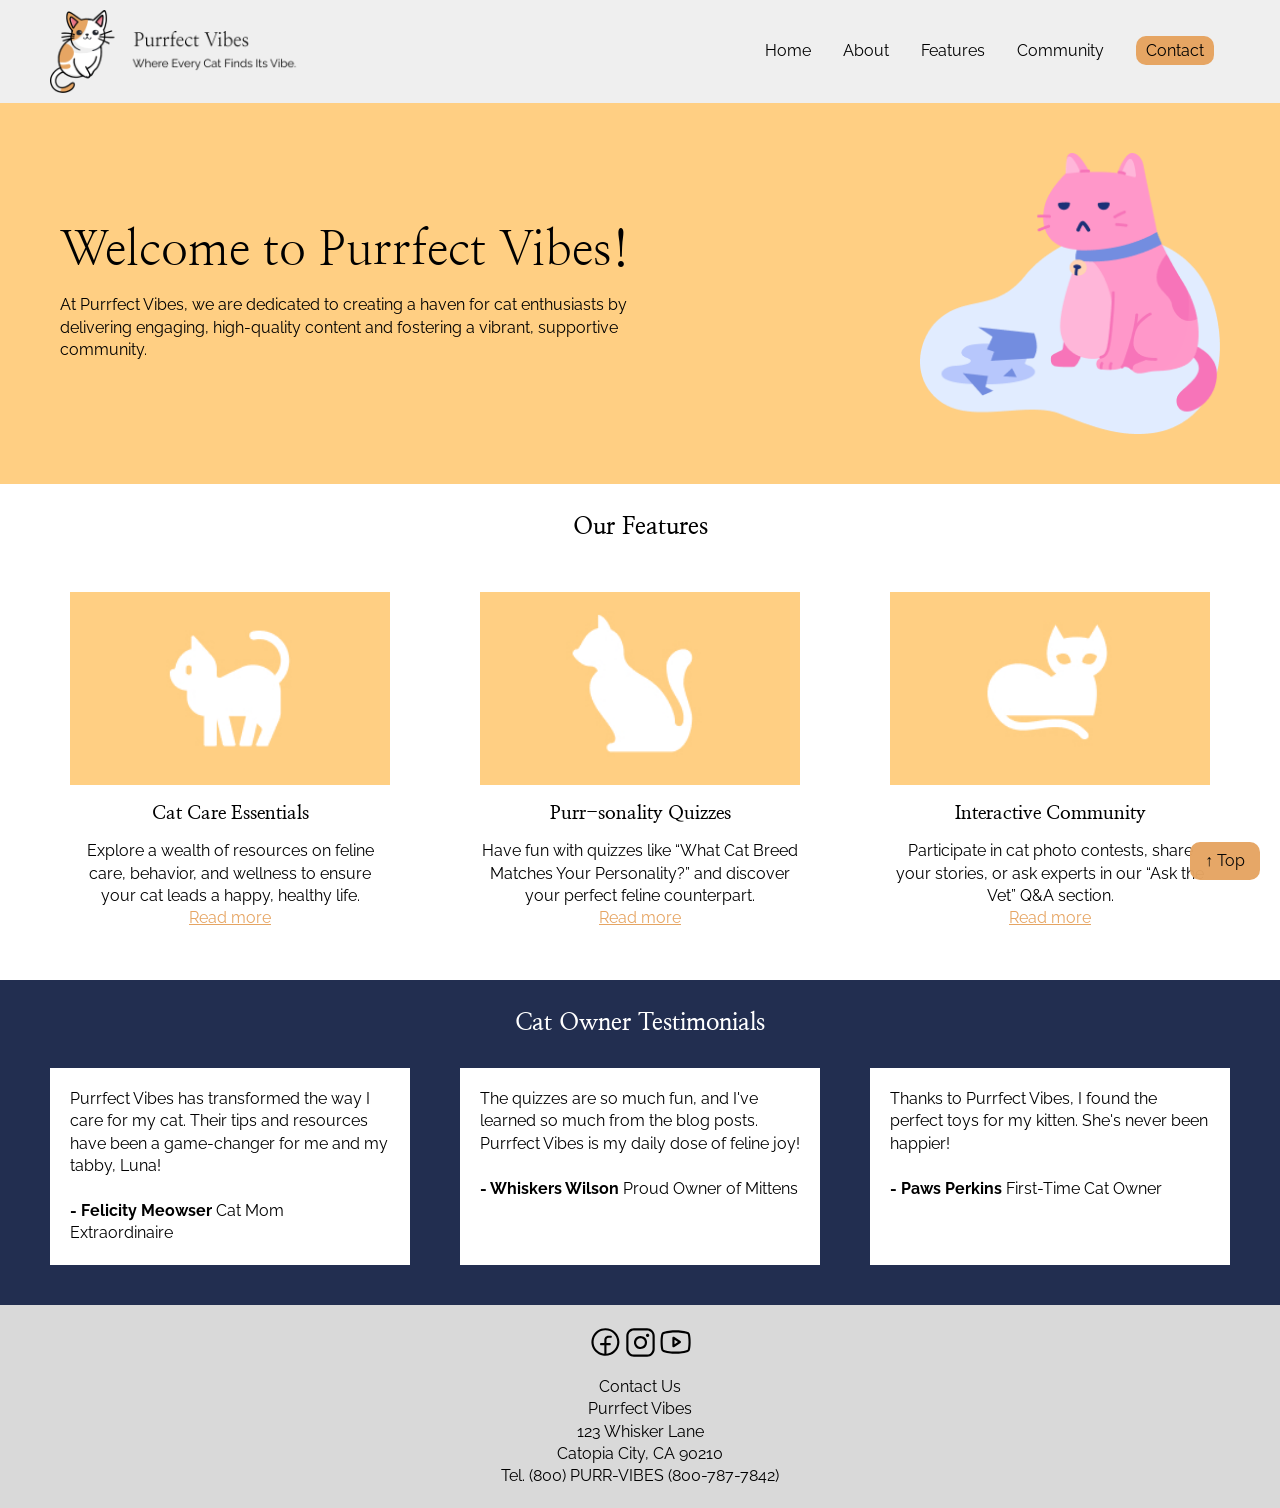
<file: beginning/index.html>
<!DOCTYPE html>
<html lang="en">
<head>
    <meta charset="utf-8">
    <meta name="viewport" content="width=device-width, initial-scale=1.0">
    <link rel="apple-touch-icon" sizes="180x180" href="images/favicons/apple-touch-icon.png">
    <link rel="icon" type="image/png" sizes="32x32" href="images/favicons/favicon-32x32.png">
    <link rel="icon" type="image/png" sizes="16x16" href="images/favicons/favicon-16x16.png">
    <link rel="manifest" href="images/favicons/site.webmanifest">
    <link rel="preconnect" href="https://fonts.googleapis.com">
    <link rel="preconnect" href="https://fonts.gstatic.com" crossorigin>
    <link href="https://fonts.googleapis.com/css2?family=Nanum+Myeongjo&family=Raleway:ital,wght@0,100..900;1,100..900&display=swap" rel="stylesheet">
    <title>Welcome to Purrfect Vibes!</title>
    <link rel="stylesheet" href="css/reset.css">
<link rel="stylesheet" href="css/styles.css">
<script src="https://code.jquery.com/jquery-3.7.1.min.js"></script>
<script src="scripts.js" defer></script>
<body>
    <header>
        <div class="container">
            <a href="index.html"><img src="images/logo.png" alt="logo"></a>
            <input type="checkbox" class="navToggler" id="navToggler">
            <nav>
                <ul>
                    <li><a href="index.html">Home</a></li>
                    <li><a href="about.html">About</a></li>
                    <li><a href="features.html">Features</a>
                        <ul class="sub-menu">
                            <li><a href="features.html#cat-care">Cat Care</a></li>
                            <li><a href="features.html#quizzes">Quizzes</a></li>
                            <li><a href="features.html#community">Community</a></li>
                        </ul>
                    </li>
                    <li><a href="community.html">Community</a></li>
                    <li><a href="contact.html" class="button">Contact</a></li>
                </ul>
            </nav>
            <label for="navToggler" class="navTogglerMenu" name="navToggler">
                <img src="images/menu.svg" class="menuOpen" alt="menu">
                <img src="images/x.svg" class="menuClose" alt="close">
            </label>
        </div>
    </header>
    <section class="hero">
        <div class="container">
            <div class="hero-text">
                <h1>Welcome to Purrfect Vibes!</h1>
                <p>At Purrfect Vibes, we are dedicated to creating a haven for cat enthusiasts by delivering engaging, high-quality content and fostering a vibrant, supportive community.</p>
            </div>
            <img src="images/hero-cat.png" alt="">
        </div>
    </section>
    <section class="features container">
        <h2>Our Features</h2>
        <div class="feature-container">
            <div class="feature-block">
                <img src="images/cat-care.jpg" alt="cat care">
                <h3>Cat Care Essentials</h3>
                <p>Explore a wealth of resources on feline care, behavior, and wellness to ensure your cat leads a happy, healthy life.</p>
                <a href="#">Read more</a>
            </div>
            <div class="feature-block">
                <img src="images/cat-quizzes.jpg" alt="cat quizzes">
                <h3>Purr-sonality Quizzes</h3>
                <p>Have fun with quizzes like “What Cat Breed Matches Your Personality?” and discover your perfect feline counterpart.</p>
                <a href="#">Read more</a>
            </div>
            <div class="feature-block">
                <img src="images/cat-community.jpg" alt="cat community">
                <h3>Interactive Community</h3>
                <p>Participate in cat photo contests, share your stories, or ask experts in our “Ask the Vet” Q&A section.</p>
                <a href="#">Read more</a>
            </div>
        </div>
    </section>
    <section class="testimonials">
        <div class="container">
            <h2>Cat Owner Testimonials</h2>
            <div class="testimonial-container">
                <div class="testimonial-block">
                    Purrfect Vibes has transformed the way I care for my cat. Their tips and resources have been a game-changer for me and my tabby, Luna!<br><br>
                    <strong>- Felicity Meowser</strong>
                    Cat Mom Extraordinaire
                </div>
                <div class="testimonial-block">
                    The quizzes are so much fun, and I've learned so much from the blog posts. Purrfect Vibes is my daily dose of feline joy!<br><br>
                    <strong>- Whiskers Wilson</strong>
                    Proud Owner of Mittens
                </div>
                <div class="testimonial-block">
                    Thanks to Purrfect Vibes, I found the perfect toys for my kitten. She's never been happier!<br><br>
                    <strong>- Paws Perkins</strong>
                    First-Time Cat Owner
                </div>
            </div>
        </div>
    </section>
    <footer>
        <div>
            <a href="#"><img src="images/facebook.svg" alt="Facebook"></a>
            <a href="#"><img src="images/instagram.svg" alt="Instagram"></a>
            <a href="#"><img src="images/youtube.svg" alt="Youtube"></a>
        </div>
        <p>
            Contact Us<br>
            Purrfect Vibes<br>
            123 Whisker Lane<br>
            Catopia City, CA 90210<br>
            Tel. (800) PURR-VIBES (800-787-7842)<br>
        </p>
    </footer>
</body>
</html>
</file>
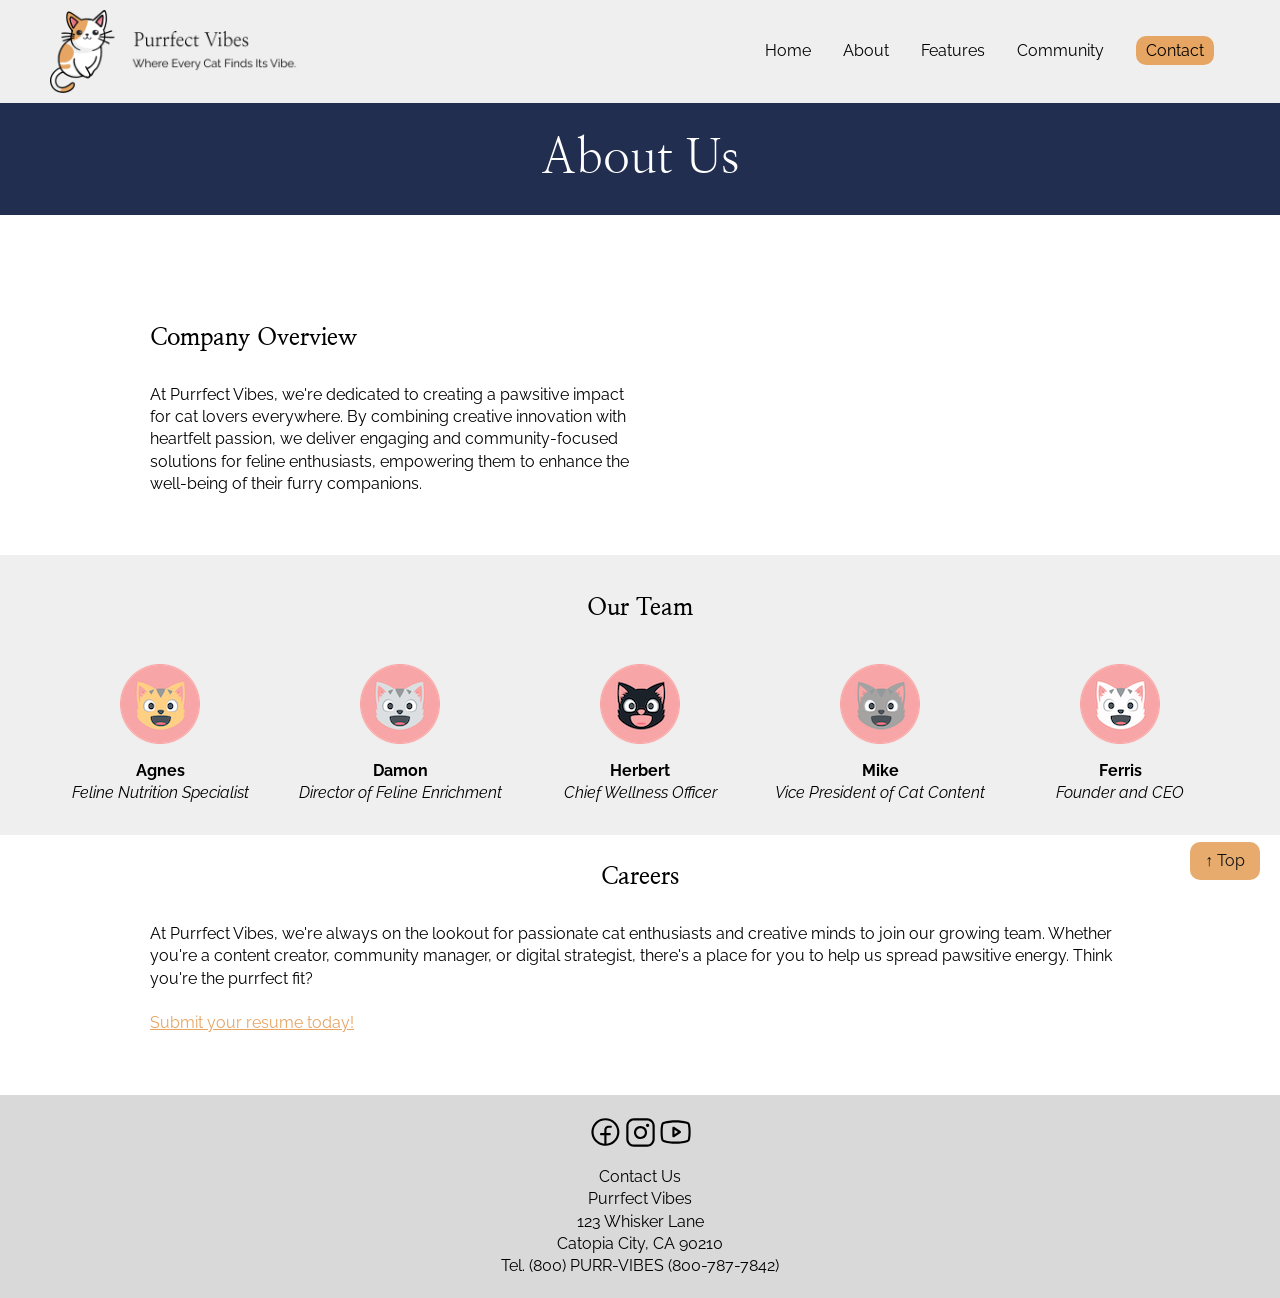
<file: beginning/about.html>
<!DOCTYPE html>
<html lang="en">
<head>
    <meta charset="utf-8">
    <meta name="viewport" content="width=device-width, initial-scale=1.0">
    <link rel="apple-touch-icon" sizes="180x180" href="images/favicons/apple-touch-icon.png">
    <link rel="icon" type="image/png" sizes="32x32" href="images/favicons/favicon-32x32.png">
    <link rel="icon" type="image/png" sizes="16x16" href="images/favicons/favicon-16x16.png">
    <link rel="manifest" href="images/favicons/site.webmanifest">
    <link rel="preconnect" href="https://fonts.googleapis.com">
    <link rel="preconnect" href="https://fonts.gstatic.com" crossorigin>
    <link href="https://fonts.googleapis.com/css2?family=Nanum+Myeongjo&family=Raleway:ital,wght@0,100..900;1,100..900&display=swap" rel="stylesheet">
    <link rel="stylesheet" href="https://cdnjs.cloudflare.com/ajax/libs/font-awesome/6.5.1/css/all.min.css">
    <title>About Purrfect Vibes</title>
    <link rel="stylesheet" href="css/reset.css">
    <link rel="stylesheet" href="css/styles.css">
<script src="https://code.jquery.com/jquery-3.7.1.min.js"></script>
<script src="scripts.js" defer></script>
</head>
<body class="about">
    <header>
        <div class="container">
            <a href="index.html"><img src="images/logo.png" alt="logo"></a>
            <input type="checkbox" class="navToggler" id="navToggler">
            <nav>
                <ul>
                    <li><a href="index.html">Home</a></li>
                    <li><a href="about.html">About</a></li>
                    <li><a href="features.html">Features</a>
                        <ul class="sub-menu">
                            <li><a href="features.html#cat-care">Cat Care</a></li>
                            <li><a href="features.html#quizzes">Quizzes</a></li>
                            <li><a href="features.html#community">Community</a></li>
                        </ul>
                    </li>
                    <li><a href="community.html">Community</a></li>
                    <li><a href="contact.html" class="button">Contact</a></li>
                </ul>
            </nav>
            <label for="navToggler" class="navTogglerMenu" name="navToggler">
                <img src="images/menu.svg" class="menuOpen" alt="menu">
                <img src="images/x.svg" class="menuClose" alt="close">
            </label>
        </div>
    </header>
    <section class="title">
        <div class="container">
            <h1>About Us</h1>
        </div>
    </section>
    <section class="container">
        <div class="overview-container">
            <div>
                <h2>Company Overview</h2>
                <p>At Purrfect Vibes, we're dedicated to creating a pawsitive impact for cat lovers everywhere. By combining creative innovation with heartfelt passion, we deliver engaging and community-focused solutions for feline enthusiasts, empowering them to enhance the well-being of their furry companions.</p>
            </div>
            <div>
                <div class="video-container"><iframe src="https://www.youtube.com/embed/sI8NsYIyQ2A?si=wf94BvNOsV6cx9m4" title="YouTube video player" frameborder="0" allow="accelerometer; autoplay; clipboard-write; encrypted-media; gyroscope; picture-in-picture; web-share" referrerpolicy="strict-origin-when-cross-origin" allowfullscreen></iframe></div>
            </div>
        </div>
    </section>
    <section>
        <div class="light-grey-bg">
            <h2>Our Team</h2>
            <div class="about-container container">
                <!-- Agnes -->
                <div class="about-block">
                    <a href="#agnes-modal">
                        <img src="images/head-agnes.png" alt="Agnes" />
                        <p>
                            <strong>Agnes</strong><br>
                            <em>Feline Nutrition Specialist</em>
                        </p>
                    </a>
                </div>
                <!-- Damon -->
                <div class="about-block">
                    <a href="#damon-modal">
                        <img src="images/head-damon.png" alt="Damon" />
                        <p>
                            <strong>Damon</strong><br>
                            <em>Director of Feline Enrichment</em>
                        </p>
                    </a>
                </div>
                <!-- Herbert -->
                <div class="about-block">
                    <a href="#herbert-modal">
                        <img src="images/head-herbert.png" alt="Herbert" />
                        <p>
                            <strong>Herbert</strong><br>
                            <em>Chief Wellness Officer</em>
                        </p>
                    </a>
                </div>
                <!-- Mike -->
                <div class="about-block">
                    <a href="#mike-modal">
                        <img src="images/head-mike.png" alt="Mike" />
                        <p>
                            <strong>Mike</strong><br>
                            <em>Vice President of Cat Content</em>
                        </p>
                    </a>
                </div>
                <!-- Ferris -->
                <div class="about-block">
                    <a href="#ferris-modal">
                        <img src="images/head-ferris.png" alt="Ferris" />
                        <p>
                            <strong>Ferris</strong><br>
                            <em>Founder and CEO</em>
                        </p>
                    </a>
                </div>
            </div>
            
        </div>
        <!-- Modals -->
        <div id="agnes-modal" class="modal">
            <div class="modal-content">
                <h3>Agnes</h3>
                <p>
                    Agnes brings a wealth of expertise in feline dietary health, helping cat owners make informed decisions about their pets' nutrition. From crafting guides on balanced diets to highlighting the best treats, she ensures every feline fan has the tools to keep their cats healthy and happy.
                </p>
                <a href="#" class="close-btn"><i class="fa-solid fa-xmark"></i></a>
            </div>
        </div>
        
        <div id="damon-modal" class="modal">
            <div class="modal-content">
                <h3>Damon</h3>
                <p>
                    Damon leads the way in creating engaging and enriching content for both cats and their humans. He spearheads interactive features like quizzes, product reviews, and playtime tips, ensuring our audience can build meaningful connections with their furry friends.
                </p>
                <a href="#" class="close-btn"><i class="fa-solid fa-xmark"></i></a>
            </div>
        </div>
        
        <div id="herbert-modal" class="modal">
            <div class="modal-content">
                <h3>Herbert</h3>
                <p>
                    Herbert oversees all things related to feline health and well-being. From behavior guides to wellness tips, his focus is on empowering cat parents with resources to provide the best care for their companions.
                </p>
                <a href="#" class="close-btn"><i class="fa-solid fa-xmark"></i></a>
            </div>
        </div>
        
        <div id="mike-modal" class="modal">
            <div class="modal-content">
                <h3>Mike</h3>
                <p>
                    Mike is the driving force behind Purrfect Vibes' engaging blog posts, memes, and educational articles. His creative direction ensures our platform strikes the perfect balance of entertainment and information, keeping our audience coming back for more.
                </p>
                <a href="#" class="close-btn"><i class="fa-solid fa-xmark"></i></a>
            </div>
        </div>
        
        <div id="ferris-modal" class="modal">
            <div class="modal-content">
                <h3>Ferris</h3>
                <p>
                    Ferris founded Purrfect Vibes with a vision to bring together a community of cat lovers. As a lifelong feline enthusiast, Ferris is dedicated to providing a platform that educates, entertains, and inspires. Under Ferris's leadership, Purrfect Vibes continues to grow as the ultimate destination for all things cat-related.
                </p>
                <a href="#" class="close-btn"><i class="fa-solid fa-xmark"></i></a>
            </div>
        </div>        
    </section>
    <section class="container small careers-container">
        <h2>Careers</h2>
        <p>At Purrfect Vibes, we're always on the lookout for passionate cat enthusiasts and creative minds to join our growing team. Whether you're a content creator, community manager, or digital strategist, there's a place for you to help us spread pawsitive energy. Think you're the purrfect fit?<br><br>
            <a href="mailto:hr@purrfectvibes.com?subject=MY RESUME&cc=herbert@purrfectvibes.com">Submit your resume today!</a></p>
    </section>

    <footer>
        <div>
            <a href="#"><img src="images/facebook.svg" alt="Facebook"></a>
            <a href="#"><img src="images/instagram.svg" alt="Instagram"></a>
            <a href="#"><img src="images/youtube.svg" alt="Youtube"></a>
        </div>
        <p>
            Contact Us<br>
            Purrfect Vibes<br>
            123 Whisker Lane<br>
            Catopia City, CA 90210<br>
            Tel. (800) PURR-VIBES (800-787-7842)<br>
        </p>
    </footer>
</body>
</html>
</file>
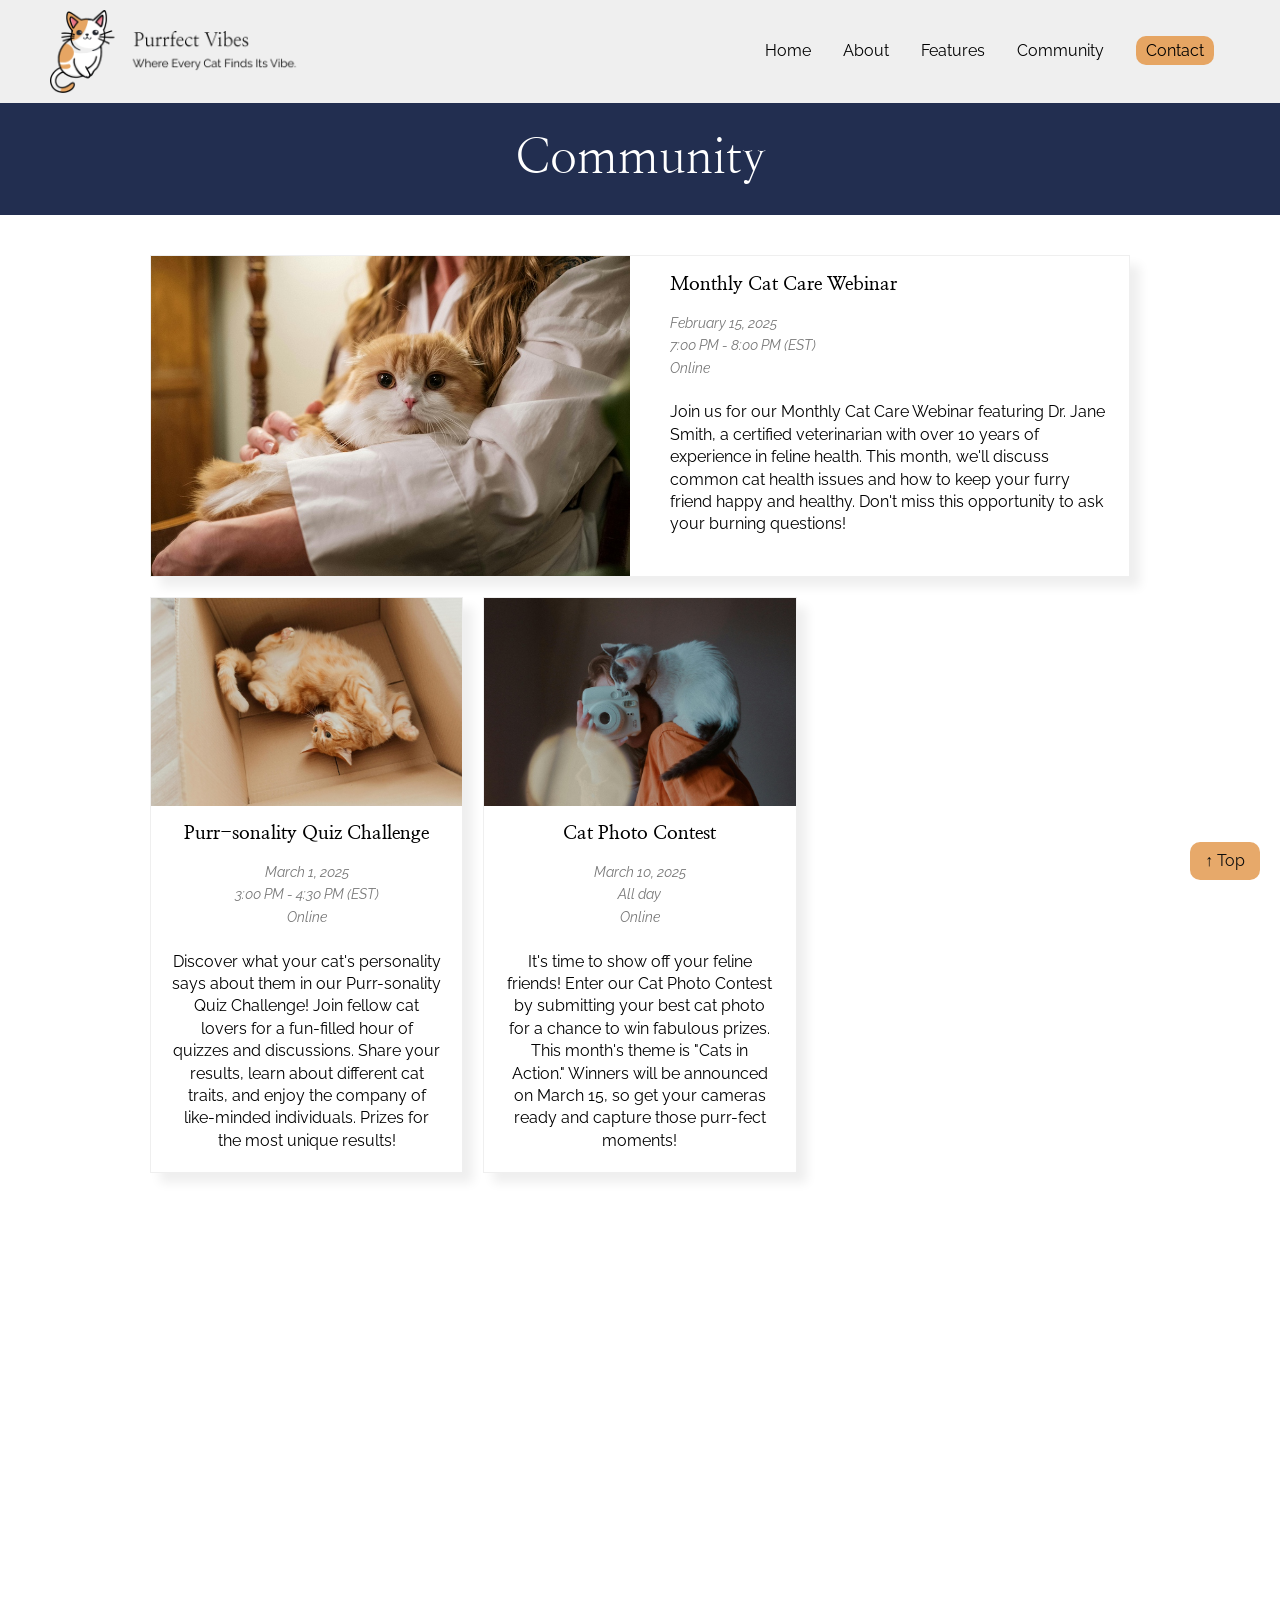
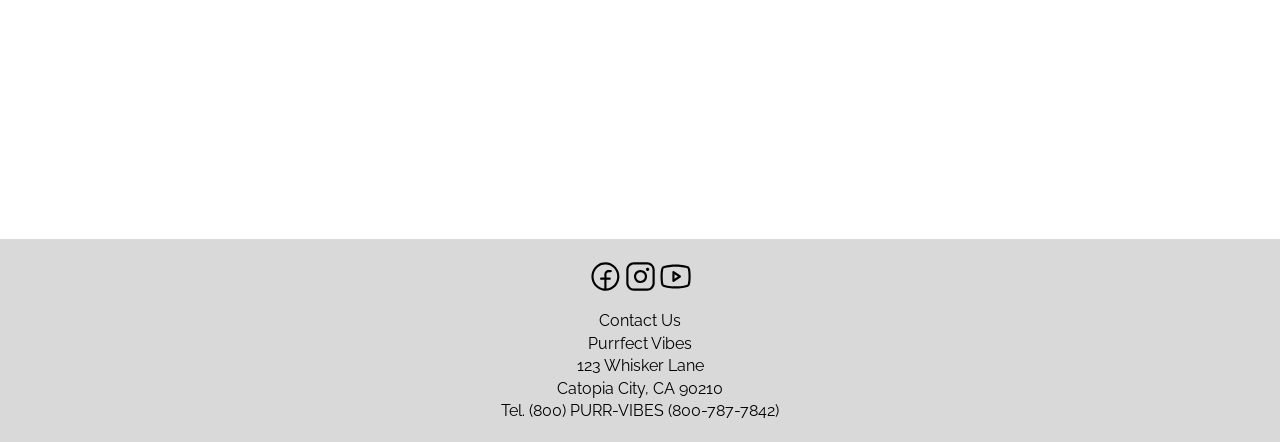
<file: beginning/community.html>
<!DOCTYPE html>
<html lang="en">
<head>
    <meta charset="utf-8">
    <meta name="viewport" content="width=device-width, initial-scale=1.0">
    <link rel="apple-touch-icon" sizes="180x180" href="images/favicons/apple-touch-icon.png">
    <link rel="icon" type="image/png" sizes="32x32" href="images/favicons/favicon-32x32.png">
    <link rel="icon" type="image/png" sizes="16x16" href="images/favicons/favicon-16x16.png">
    <link rel="manifest" href="images/favicons/site.webmanifest">
    <link rel="preconnect" href="https://fonts.googleapis.com">
    <link rel="preconnect" href="https://fonts.gstatic.com" crossorigin>
    <link href="https://fonts.googleapis.com/css2?family=Nanum+Myeongjo&family=Raleway:ital,wght@0,100..900;1,100..900&display=swap" rel="stylesheet">
    <title>Purrfect Vibes Community Events</title>
<link rel="stylesheet" href="css/reset.css">
<link rel="stylesheet" href="css/styles.css">
<script src="https://code.jquery.com/jquery-3.7.1.min.js"></script>
<script src="scripts.js" defer></script>
</head>
<body>
    <header>
        <div class="container">
            <a href="index.html"><img src="images/logo.png" alt="logo"></a>
            <input type="checkbox" class="navToggler" id="navToggler">
            <nav>
                <ul>
                    <li><a href="index.html">Home</a></li>
                    <li><a href="about.html">About</a></li>
                    <li><a href="features.html">Features</a>
                        <ul class="sub-menu">
                            <li><a href="features.html#cat-care">Cat Care</a></li>
                            <li><a href="features.html#quizzes">Quizzes</a></li>
                            <li><a href="features.html#community">Community</a></li>
                        </ul>
                    </li>
                    <li><a href="community.html">Community</a></li>
                    <li><a href="contact.html" class="button">Contact</a></li>
                </ul>
            </nav>
            <label for="navToggler" class="navTogglerMenu" name="navToggler">
                <img src="images/menu.svg" class="menuOpen" alt="menu">
                <img src="images/x.svg" class="menuClose" alt="close">
            </label>
        </div>
    </header>
<section class="title">
    <div class="container">
        <h1>Community</h1>
    </div>
</section>
<section class="community container">
    <div class="event-block featured">
        <img src="images/event-cat-care.jpg" alt="cat care">
        <h3>Monthly Cat Care Webinar</h3>
        <p><span>February 15, 2025</span><br>
            <span>7:00 PM - 8:00 PM (EST)<br>
            Online</span><br><br>
            Join us for our Monthly Cat Care Webinar featuring Dr. Jane Smith, a certified veterinarian with over 10 years of experience in feline health. This month, we'll discuss common cat health issues and how to keep your furry friend happy and healthy. Don't miss this opportunity to ask your burning questions!</p>
    </div>
    <div class="event-block">
        <img src="images/event-cat-quiz.jpg" alt="cat quizzes">
        <h3>Purr-sonality Quiz Challenge</h3>
        <p><span>March 1, 2025</span><br>
            <span>3:00 PM - 4:30 PM (EST)<br>
            Online</span><br><br>
            Discover what your cat's personality says about them in our Purr-sonality Quiz Challenge! Join fellow cat lovers for a fun-filled hour of quizzes and discussions. Share your results, learn about different cat traits, and enjoy the company of like-minded individuals. Prizes for the most unique results!</p>
    </div>
    <div class="event-block">
        <img src="images/event-cat-photo.jpg" alt="cat community">
        <h3>Cat Photo Contest</h3>
        <p><span>March 10, 2025</span><br>
            <span>All day<br>
            Online</span><br><br>
            It's time to show off your feline friends! Enter our Cat Photo Contest by submitting your best cat photo for a chance to win fabulous prizes. This month's theme is "Cats in Action." Winners will be announced on March 15, so get your cameras ready and capture those purr-fect moments!</p>
    </div>
</section>
<section class="container">
    <iframe src="https://calendar.google.com/calendar/embed?src=1a56773061dbff187e34b02e4ad52b19a52dd9ac9e2d96ef49cbe79ec0183ceb%40group.calendar.google.com&ctz=America%2FLos_Angeles" style="border: 0" width="100%" height="600" frameborder="0" scrolling="no"></iframe>
</section>
<footer>
    <div>
        <a href="#"><img src="images/facebook.svg" alt="Facebook"></a>
        <a href="#"><img src="images/instagram.svg" alt="Instagram"></a>
        <a href="#"><img src="images/youtube.svg" alt="Youtube"></a>
    </div>
    <p>
        Contact Us<br>
        Purrfect Vibes<br>
        123 Whisker Lane<br>
        Catopia City, CA 90210<br>
        Tel. (800) PURR-VIBES (800-787-7842)<br>
    </p>
</footer>
</body>
</html>
</file>
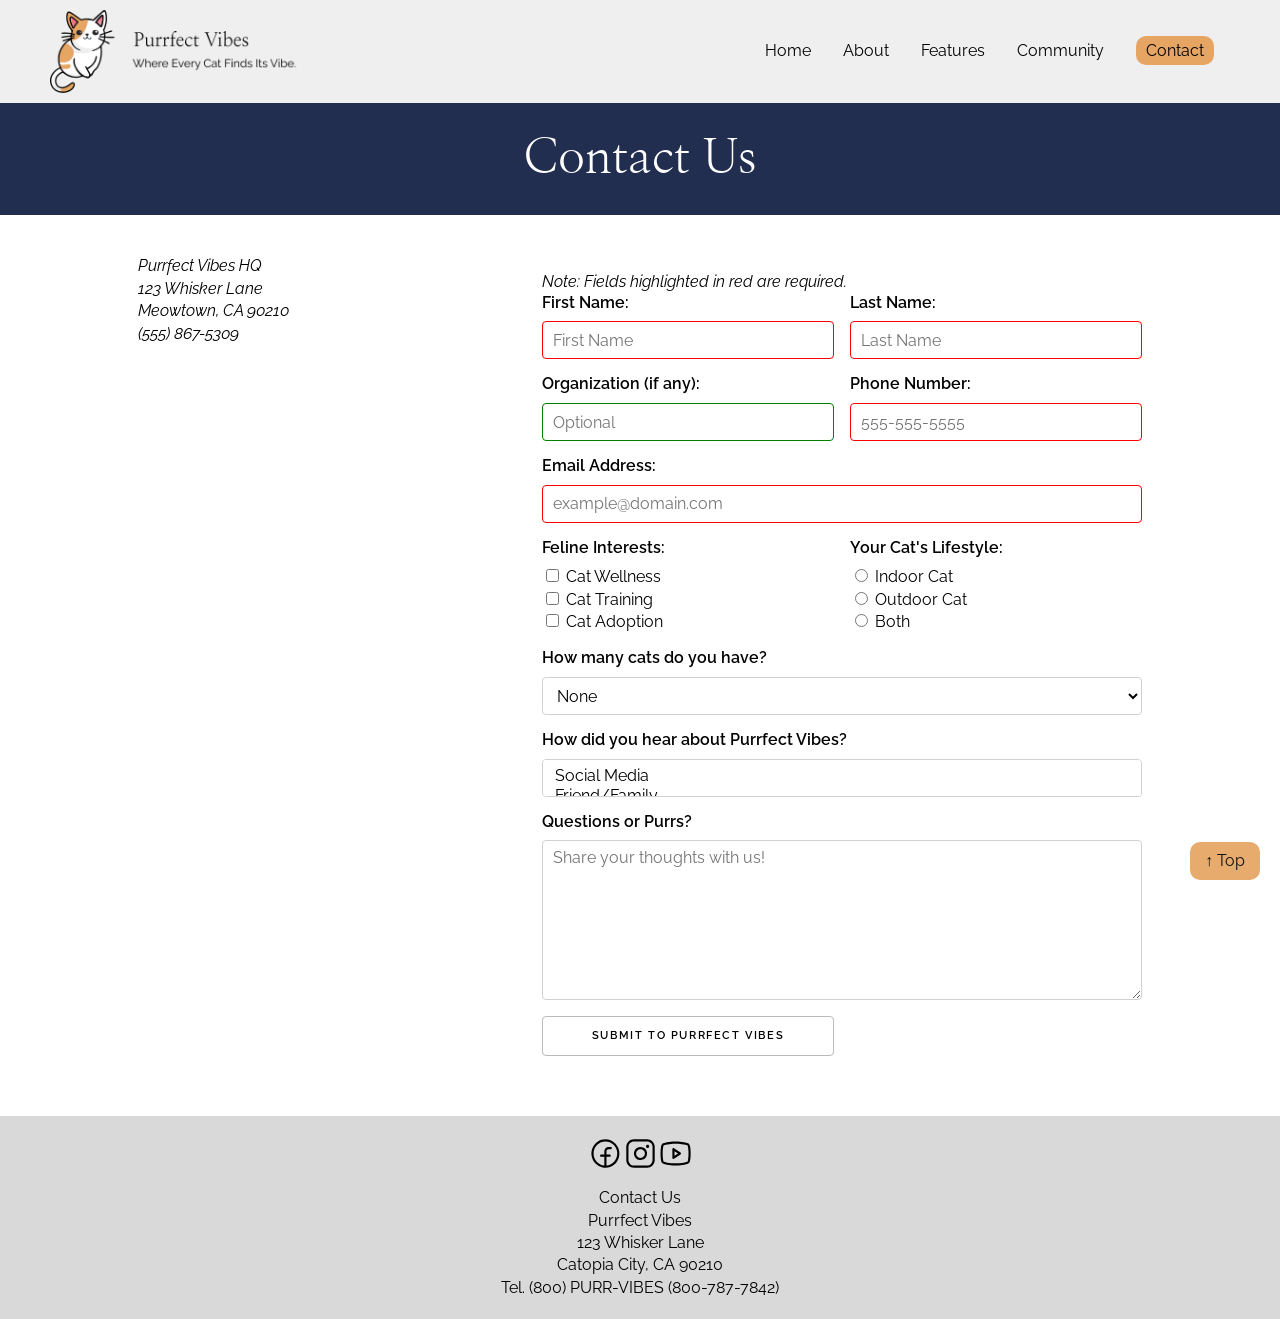
<file: beginning/contact.html>
<!DOCTYPE html>
<html lang="en">
<head>
    <meta charset="utf-8">
    <meta name="viewport" content="width=device-width, initial-scale=1.0">
    <link rel="apple-touch-icon" sizes="180x180" href="images/favicons/apple-touch-icon.png">
    <link rel="icon" type="image/png" sizes="32x32" href="images/favicons/favicon-32x32.png">
    <link rel="icon" type="image/png" sizes="16x16" href="images/favicons/favicon-16x16.png">
    <link rel="manifest" href="images/favicons/site.webmanifest">
    <link rel="preconnect" href="https://fonts.googleapis.com">
    <link rel="preconnect" href="https://fonts.gstatic.com" crossorigin>
    <link href="https://fonts.googleapis.com/css2?family=Nanum+Myeongjo&family=Raleway:ital,wght@0,100..900;1,100..900&display=swap" rel="stylesheet">
    <title>Contact Purrfect Vibes</title>
<link rel="stylesheet" href="css/reset.css">
<link rel="stylesheet" href="css/styles.css">
<script src="https://code.jquery.com/jquery-3.7.1.min.js"></script>
<script src="scripts.js" defer></script>
</head>
<body>
    <header>
        <div class="container">
            <a href="index.html"><img src="images/logo.png" alt="logo"></a>
            <input type="checkbox" class="navToggler" id="navToggler">
            <nav>
                <ul>
                    <li><a href="index.html">Home</a></li>
                    <li><a href="about.html">About</a></li>
                    <li><a href="features.html">Features</a>
                        <ul class="sub-menu">
                            <li><a href="features.html#cat-care">Cat Care</a></li>
                            <li><a href="features.html#quizzes">Quizzes</a></li>
                            <li><a href="features.html#community">Community</a></li>
                        </ul>
                    </li>
                    <li><a href="community.html">Community</a></li>
                    <li><a href="contact.html" class="button">Contact</a></li>
                </ul>
            </nav>
            <label for="navToggler" class="navTogglerMenu" name="navToggler">
                <img src="images/menu.svg" class="menuOpen" alt="menu">
                <img src="images/x.svg" class="menuClose" alt="close">
            </label>
        </div>
    </header>
    <section class="title">
        <div class="container">
            <h1>Contact Us</h1>
        </div>
    </section>
    <section class="container">
        <div class="contact-container">
            <div class="address-container">
                <address>
                    Purrfect Vibes HQ<br>
                    123 Whisker Lane<br>
                    Meowtown, CA 90210<br>
                    (555) 867-5309
                </address>
                <iframe src="https://www.google.com/maps/embed?pb=!1m18!1m12!1m3!1d429155.65857764304!2d-117.43811264109726!3d32.82463122394523!2m3!1f0!2f0!3f0!3m2!1i1024!2i768!4f13.1!3m3!1m2!1s0x80d9530fad921e4b%3A0xd3a21fdfd15df79!2sSan%20Diego%2C%20CA!5e0!3m2!1sen!2sus!4v1737656035689!5m2!1sen!2sus" width="100%" height="450" style="border:0;" allowfullscreen="" loading="lazy" referrerpolicy="no-referrer-when-downgrade"></iframe>
            </div>
            <div class="form-container">
                <p><em>Note: Fields highlighted in red are required.</em></p>
                <form action="" method="post">
                    <div class="form-group">
                        <label>First Name:</label>
                        <input type="text" name="fname" maxlength="30" required placeholder="First Name">
                    </div>
                    <div class="form-group">
                        <label>Last Name:</label>
                        <input type="text" name="lname" maxlength="30" required placeholder="Last Name">
                    </div>
                    <div class="form-group">
                        <label>Organization (if any):</label>
                        <input type="text" name="organization" maxlength="30" placeholder="Optional">
                    </div>
                    <div class="form-group">
                        <label>Phone Number:</label>
                        <input type="tel" name="phonenumber" maxlength="20" pattern="\d{3}[-]\d{3}[-]\d{4}" required title="Ex: 555-555-5555" placeholder="555-555-5555">
                    </div>
                    <div class="form-group full-width">
                        <label>Email Address:</label>
                        <input type="email" name="email" maxlength="30" autocomplete="email" required placeholder="example@domain.com">
                    </div>
                    <div class="form-group">
                        <label>Feline Interests:</label>
                        <div class="inline-checkbox">
                            <input type="checkbox" name="interest" id="wellness" value="Cat Wellness">
                            <label for="wellness">Cat Wellness</label>
                        </div>
                        <div class="inline-checkbox">
                            <input type="checkbox" name="interest" id="training" value="Cat Training"> 
                            <label for="training">Cat Training</label>
                        </div>
                        <div class="inline-checkbox">
                            <input type="checkbox" name="interest" id="adoption" value="Cat Adoption">
                            <label for="adoption">Cat Adoption</label>
                        </div>
                    </div>
                    <div class="form-group">
                        <label>Your Cat's Lifestyle:</label>
                        <div class="inline-checkbox">
                            <input type="radio" name="lifestyle" id="indoor" value="Indoor">
                            <label for="indoor">Indoor Cat</label>
                        </div>
                        <div class="inline-checkbox">
                            <input type="radio" name="lifestyle" id="outdoor" value="Outdoor">
                            <label for="outdoor">Outdoor Cat</label>
                        </div>
                        <div class="inline-checkbox">
                            <input type="radio" name="lifestyle" id="both" value="Both">
                            <label for="both">Both</label>
                        </div>
                    </div>
                    <div class="form-group full-width">
                        <label>How many cats do you have?</label>
                        <select name="catcount">
                            <option value="0">None</option>
                            <option value="1">1</option>
                            <option value="2-3">2-3</option>
                            <option value="4+">4 or more</option>
                        </select>
                    </div>
                    <div class="form-group full-width">
                        <label>How did you hear about Purrfect Vibes?</label>
                        <select name="hearaboutus" multiple size="5">
                            <option value="Social Media">Social Media</option>
                            <option value="Friend/Family">Friend/Family</option>
                            <option value="Pet Store">Pet Store</option>
                            <option value="Internet Search">Internet Search</option>
                            <option value="Other">Other</option>
                        </select>
                    </div>
                    <div class="form-group full-width">
                        <label>Questions or Purrs?</label> 
                        <textarea name="comments" maxlength="500" placeholder="Share your thoughts with us!"></textarea>
                    </div>
                    <input type="submit" value="Submit to Purrfect Vibes">
                </form>
            </div>
        </div>
    </section>
    <footer>
        <div>
            <a href="#"><img src="images/facebook.svg" alt="Facebook"></a>
            <a href="#"><img src="images/instagram.svg" alt="Instagram"></a>
            <a href="#"><img src="images/youtube.svg" alt="Youtube"></a>
        </div>
        <p>
            Contact Us<br>
            Purrfect Vibes<br>
            123 Whisker Lane<br>
            Catopia City, CA 90210<br>
            Tel. (800) PURR-VIBES (800-787-7842)<br>
        </p>
    </footer>
</body>
</html>
</file>
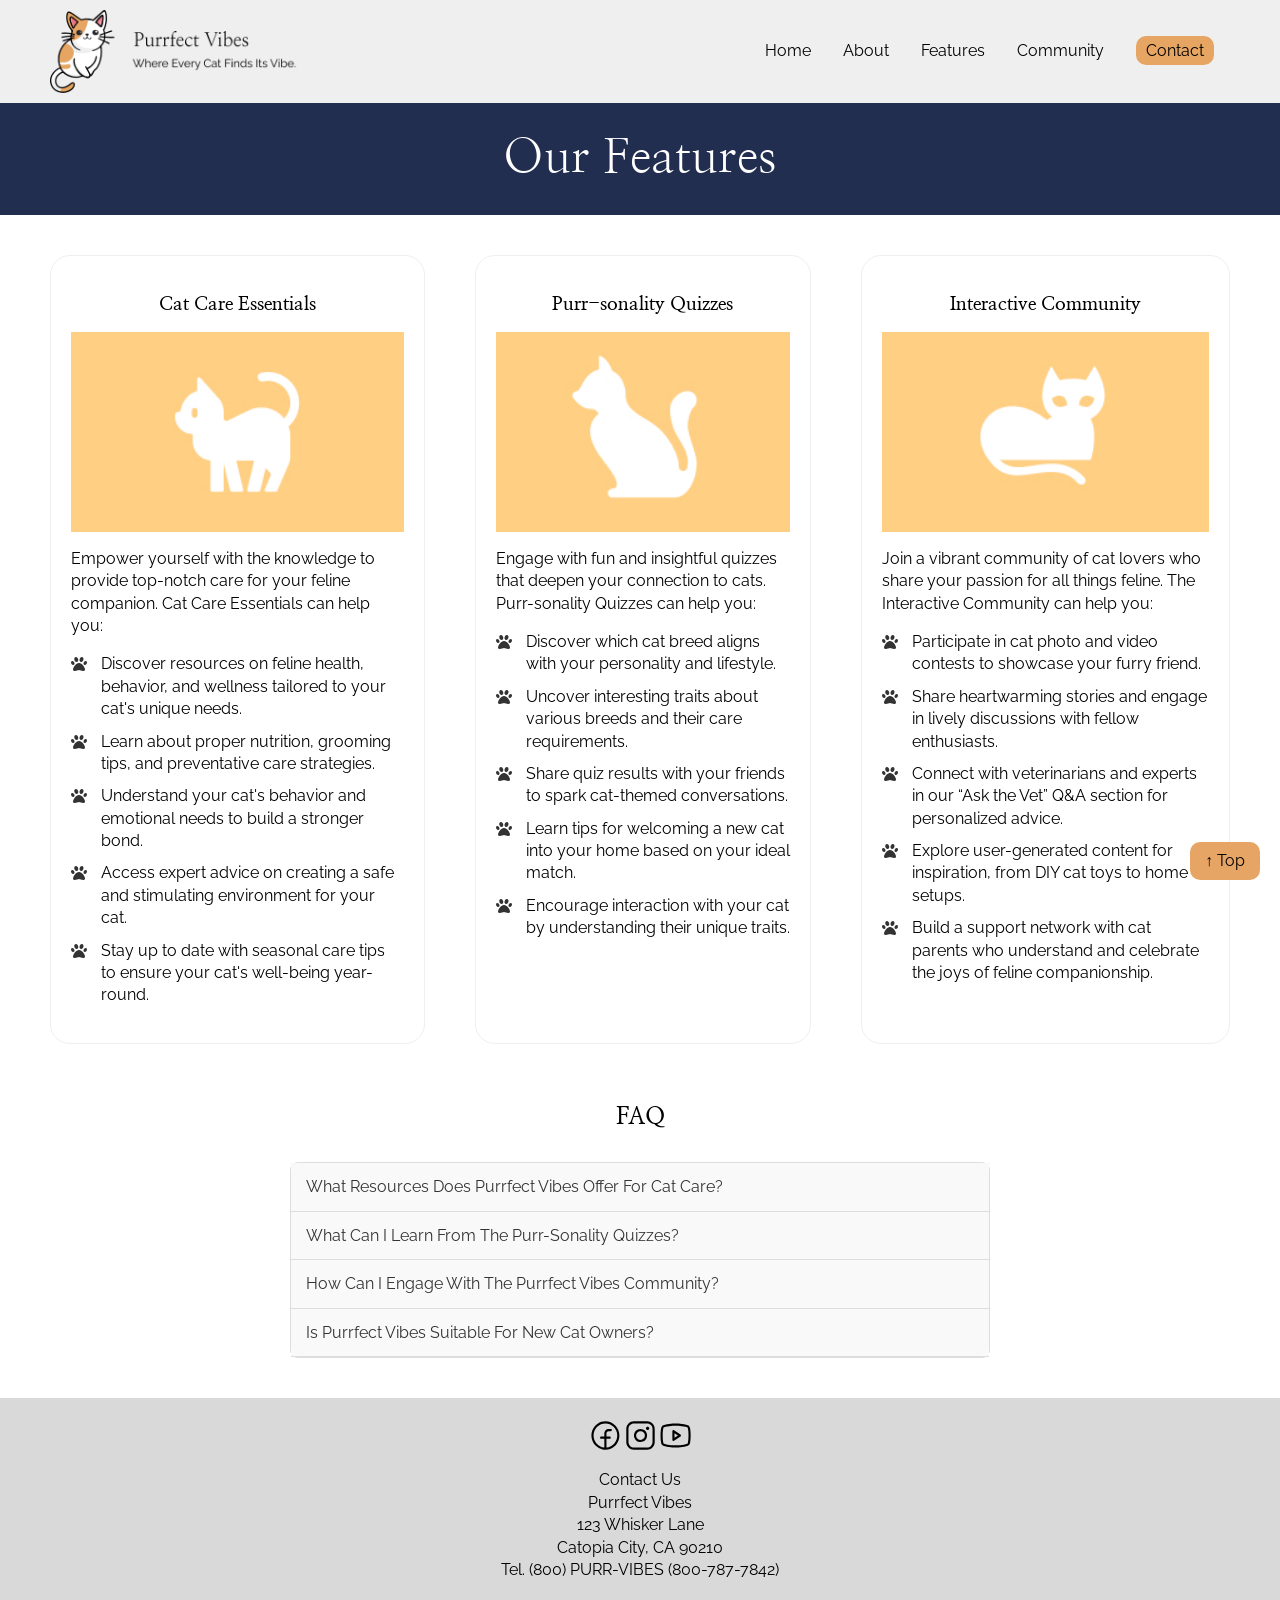
<file: beginning/features.html>
<!DOCTYPE html>
<html lang="en">
<head>
    <meta charset="utf-8">
    <meta name="viewport" content="width=device-width, initial-scale=1.0">
    <link rel="apple-touch-icon" sizes="180x180" href="images/favicons/apple-touch-icon.png">
    <link rel="icon" type="image/png" sizes="32x32" href="images/favicons/favicon-32x32.png">
    <link rel="icon" type="image/png" sizes="16x16" href="images/favicons/favicon-16x16.png">
    <link rel="manifest" href="images/favicons/site.webmanifest">
    <link rel="preconnect" href="https://fonts.googleapis.com">
    <link rel="preconnect" href="https://fonts.gstatic.com" crossorigin>
    <link href="https://fonts.googleapis.com/css2?family=Nanum+Myeongjo&family=Raleway:ital,wght@0,100..900;1,100..900&display=swap" rel="stylesheet">
    <link rel="stylesheet" href="https://cdnjs.cloudflare.com/ajax/libs/font-awesome/6.5.1/css/all.min.css">
    <title>Purrfect Vibes Features</title>
<link rel="stylesheet" href="css/reset.css">
<link rel="stylesheet" href="css/styles.css">
<script src="https://code.jquery.com/jquery-3.7.1.min.js"></script>
<script src="scripts.js" defer></script>
</head>
<body class="features">
    <header>
        <div class="container">
            <a href="index.html"><img src="images/logo.png" alt="logo"></a>
            <input type="checkbox" class="navToggler" id="navToggler">
            <nav>
                <ul>
                    <li><a href="index.html">Home</a></li>
                    <li><a href="about.html">About</a></li>
                    <li><a href="features.html">Features</a>
                        <ul class="sub-menu">
                            <li><a href="features.html#cat-care">Cat Care</a></li>
                            <li><a href="features.html#quizzes">Quizzes</a></li>
                            <li><a href="features.html#community">Community</a></li>
                        </ul>
                    </li>
                    <li><a href="community.html">Community</a></li>
                    <li><a href="contact.html" class="button">Contact</a></li>
                </ul>
            </nav>
            <label for="navToggler" class="navTogglerMenu" name="navToggler">
                <img src="images/menu.svg" class="menuOpen" alt="menu">
                <img src="images/x.svg" class="menuClose" alt="close">
            </label>
        </div>
    </header>
    <section class="title">
        <div class="container">
            <h1>Our Features</h1>
        </div>
    </section>
    <section class="container">
        <div class="feature-container">
            <div class="feature-page-block" id="cat-care">
                <h3>Cat Care Essentials</h3>
                <p><img src="images/cat-care.jpg" alt="cat care"/></p>
                <p>Empower yourself with the knowledge to provide top-notch care for your feline companion. Cat Care Essentials can help you:</p>
                <ul class="paw-list">
                    <li>Discover resources on feline health, behavior, and wellness tailored to your cat's unique needs.</li>
                    <li>Learn about proper nutrition, grooming tips, and preventative care strategies.</li>
                    <li>Understand your cat's behavior and emotional needs to build a stronger bond.</li>
                    <li>Access expert advice on creating a safe and stimulating environment for your cat.</li>
                    <li>Stay up to date with seasonal care tips to ensure your cat's well-being year-round.</li>
                </ul>
            </div>
            <div class="feature-page-block" id="quizzes">
                <h3>Purr-sonality Quizzes</h3>
                <p><img src="images/cat-quizzes.jpg" alt="cat quizzes"/></p>
                <p>Engage with fun and insightful quizzes that deepen your connection to cats. Purr-sonality Quizzes can help you:</p>
                <ul class="paw-list">
                    <li>Discover which cat breed aligns with your personality and lifestyle.</li>
                    <li>Uncover interesting traits about various breeds and their care requirements.</li>
                    <li>Share quiz results with your friends to spark cat-themed conversations.</li>
                    <li>Learn tips for welcoming a new cat into your home based on your ideal match.</li>
                    <li>Encourage interaction with your cat by understanding their unique traits.</li>
                </ul>
            </div>
            <div class="feature-page-block" id="community">
                <h3>Interactive Community</h3>
                <p><img src="images/cat-community.jpg" alt="cat community"/></p>
                <p>Join a vibrant community of cat lovers who share your passion for all things feline. The Interactive Community can help you:</p>
                <ul class="paw-list">
                    <li>Participate in cat photo and video contests to showcase your furry friend.</li>
                    <li>Share heartwarming stories and engage in lively discussions with fellow enthusiasts.</li>
                    <li>Connect with veterinarians and experts in our “Ask the Vet” Q&A section for personalized advice.</li>
                    <li>Explore user-generated content for inspiration, from DIY cat toys to home setups.</li>
                    <li>Build a support network with cat parents who understand and celebrate the joys of feline companionship.</li>
                </ul>
            </div>
        </div>
    </section>
    <section class="container">
        <h2>FAQ</h2>
        <div class="accordion">
            <div class="accordion-item">
              <input type="checkbox" id="question1" class="accordion-checkbox">
              <label for="question1" class="accordion-header">What resources does Purrfect Vibes offer for cat care?</label>
              <div class="accordion-content">
                <p>We provide expert advice on feline health, behavior, and wellness, including tips on proper nutrition, grooming, and creating a safe, stimulating environment.</p>
              </div>
            </div>
          
            <div class="accordion-item">
              <input type="checkbox" id="question2" class="accordion-checkbox">
              <label for="question2" class="accordion-header">What can I learn from the Purr-sonality Quizzes?</label>
              <div class="accordion-content">
                <p>Our quizzes help you discover which cat breed matches your personality, uncover fun traits about various breeds, and provide tips for welcoming a new cat into your home.</p>
              </div>
            </div>
          
            <div class="accordion-item">
              <input type="checkbox" id="question3" class="accordion-checkbox">
              <label for="question3" class="accordion-header">How can I engage with the Purrfect Vibes community?</label>
              <div class="accordion-content">
                <p>You can join cat photo and video contests, share stories, participate in discussions, and connect with experts in our “Ask the Vet” Q&A section.</p>
              </div>
            </div>
          
            <div class="accordion-item">
              <input type="checkbox" id="question4" class="accordion-checkbox">
              <label for="question4" class="accordion-header">Is Purrfect Vibes suitable for new cat owners?</label>
              <div class="accordion-content">
                <p>Absolutely! Whether you’re a new cat parent or a lifelong enthusiast, our resources, quizzes, and community are designed to support and celebrate your love for cats.</p>
              </div>
            </div>
          </div>                   
    </section>
    <footer>
        <div>
            <a href="#"><img src="images/facebook.svg" alt="Facebook"></a>
            <a href="#"><img src="images/instagram.svg" alt="Instagram"></a>
            <a href="#"><img src="images/youtube.svg" alt="Youtube"></a>
        </div>
        <p>
            Contact Us<br>
            Purrfect Vibes<br>
            123 Whisker Lane<br>
            Catopia City, CA 90210<br>
            Tel. (800) PURR-VIBES (800-787-7842)<br>
        </p>
    </footer>
</body>
</html>
</file>
<file: beginning/css/styles.css>
body, textarea {
    font-size: 16px;
    font-family: "Raleway", serif;
    font-optical-sizing: auto;
    font-weight: 400;
    font-style: normal;    
    margin: 0;
    line-height: 1.4em;
}
h1, h2, h3, h4, h5, h6 {
    font-family: "Nanum Myeongjo", serif;
    font-weight: 400;
    font-style: normal;
}
h1 {
    font-size: 3rem;
    margin: 0;
}
h2 {
    margin-bottom: 32px;
    font-weight: 600;
}
h3 {
    font-weight: 600;
}
.container {
    max-width: 1200px;
    margin: auto;
    padding: 10px;
}
a {
    color: #e6a563;
}
a:hover {
    opacity: 0.8;
}
h2 {
    text-align: center;
}
img {
    width: 100%;
}
/**Header**/
header {
    background-color: #efefef;
}
header a {
    text-decoration: none;
    color: #000;
}
header a:hover {
    color: #e6a563;
}
header .container {
    padding: 10px;
    display: flex;
    align-items: center;
    justify-content: flex-end;
}
header .container > a:first-child {
    width: 250px;
    margin-right: auto;

}
header ul {
    list-style-type: none;
    display: flex;
    align-items: center;
    margin: 0;
}
.button {
    background-color: #e6a563;
    border-radius: 10px;
    padding: 5px 10px;
}
.button:hover {
    background-color: #fff;
}
nav li {
    margin: 0 1em;
    position: relative;
    padding-bottom: 20px;
    padding-top: 20px;
}
.sub-menu {
    position: absolute;
    left: 0;
    flex-direction: column;
    margin-top: 20px;
    gap: 20px;
    background-color: #fff;
    border: 1px solid #efefef;
    border-radius: 20px;
    padding: 10px 20px 20px 10px;
    align-items: flex-start;
    display: none;
}
.sub-menu li {
    padding: 0;
}
nav li:hover > .sub-menu,
nav li > .sub-menu:hover  {
    display: flex;
}
.navTogglerMenu, .navToggler {
    display: none;
}
.title {
    background-color: #222e50;
    text-align: center;
    color: #fff;
    margin-bottom: 30px;
    padding: 20px 0;
}
/**Home Page**/
body.home {
    background-color: #efefef;
}
.hero {
    background-color: #FFCF83;
}
.hero .container {
    display: flex;
    justify-content: space-between;
    padding: 50px 20px;
}
.hero img {
    width: 300px;
}
.hero .hero-text {
    display: flex;
    flex-direction: column;
    justify-content: center;
    width: 50%;
}
.feature-container {
    display: flex;
    justify-content: center;
    gap: 50px;
    padding-bottom: 20px;
}
.feature-block {
    text-align: center;
    background-color: #fff;
    padding: 20px;
    flex: auto;
    width: 32%;
}
.testimonials {
    background-color: #222e50;
    padding-bottom: 30px;
}
.testimonials h2 {
    color: #fff;
    text-align: center;
}
.testimonial-container {
    display: flex;
    gap: 50px;
}
.testimonial-block {
    background-color: #fff;
    padding: 20px;
    flex: auto;
    width: 33%;
}
.team {
    padding-bottom: 20px;
}
.team img {
    width: 80px;
    margin: auto;
}
/**About Page**/
.container.small {
    max-width: 1000px;
}
.overview-container {
    display: flex;
    flex-wrap: wrap;
    align-items: center;
    max-width: 1000px;
    margin: auto;
} 
.overview-container h2 {
    text-align: left;
}
.overview-container>div {
    flex: 1;
    min-width: 300px; /* Ensures a minimum width for items */
    margin: 10px; /* Adds spacing between elements */
}
.video-container {
    position: relative;
    width: 100%;
    padding-bottom: 56.25%; /* 16:9 aspect ratio */
    height: 0;
}

.video-container iframe {
    position: absolute;
    top: 0;
    left: 0;
    width: 100%;
    height: 100%;
}
.light-grey-bg {
    background-color: #efefef;
    padding: 20px 0;
}
.about-container {
    display: flex;
    justify-content: space-between;
    gap: 20px;
}
.about-block {
    text-align: center;
    width: 25%;
}
.about-block a {
    text-decoration: none;
    color: #000;
}
.about-block img {
    width: 80px;
    height: 80px;
    margin: auto;
}
.modal {
    display: none; /* Hidden by default */
    position: fixed; /* Stay in place */
    z-index: 1000; /* Sit on top */
    left: 0;
    top: 0;
    width: 100%; /* Full width */
    height: 100%; /* Full height */
    overflow: auto; /* Enable scroll if needed */
    background-color: rgba(0, 0, 0, 0.7); /* Black w/ opacity */
}
.modal-content {
    position: relative;
    background-color: #fefefe;
    margin: 15% auto; /* 15% from the top and centered */
    padding: 20px;
    border: 1px solid #888;
    width: 80%; /* Could be more or less, depending on screen size */
}
.close-btn {
    color: #000;
    position: absolute;
    font-size: 28px;
    top: 20px;
    right: 20px;
}
.close-btn:hover,
.close-btn:focus {
    color: #e6a563;
    text-decoration: none;
    cursor: pointer;
}
.careers-container {
    margin-bottom: 50px;
}
/**Community Page**/
.community {
    display: grid;
    gap: 20px;
    grid-template-columns: repeat(3, 1fr);
    margin-bottom: 30px;
    max-width: 1000px;
}
.event-block {
    border: 1px solid #efefef;
    box-shadow: 10px 10px 10px #efefef;
    text-align: center;;
}
.event-block img {
    width: 100%;
}
.event-block h3, .event-block p {
    padding: 0 20px;
}
.event-block.featured {
    grid-column: span 3;
    display: grid;
    grid-template-areas: 
    "image title"
    "image text";
    grid-template-columns: 1fr 1fr;
    grid-template-rows: auto 1fr;
    grid-column-gap: 20px;
}
.event-block.featured img {
    grid-area: image;
}
.event-block.featured h3 {
    grid-area: title;
    text-align: left;
}
.event-block.featured p {
    grid-area: text;
    text-align: left;
}
.event-block span {
    font-style: italic;
    color: #787878;
    font-size: 0.9em;;
}
.event-block p {
    padding-bottom: 20px;
}
/**Feature Page**/
.feature-page-block {
    border: 1px solid #efefef;
    padding: 20px;
    border-radius: 20px;
}
.feature-page-block h3 {
    text-align: center;
}
.feature-page-block img {
    height: 200px;
    object-fit: cover;
}
ul.paw-list {
    list-style: none; 
    padding: 0; 
}
ul.paw-list li {
    position: relative; 
    padding-left: 30px; 
    margin-bottom: 10px;
}
ul.paw-list li::before {
    content: "\f1b0"; 
    font-family: "Font Awesome 5 Free"; 
    font-weight: 900; 
    position: absolute; 
    left: 0; 
    top: 0; 
    color: #333; 
}
.accordion {
    max-width: 700px;
    margin: 0 auto;
    border: 1px solid #ddd;
    border-radius: 8px;
    margin-bottom: 30px;
}  
.accordion-item {
    border-bottom: 1px solid #ddd;
    position: relative;
}  
.accordion-checkbox {
    display: none;
} 
.accordion-header {
    display: block;
    background-color: #f9f9f9;
    color: #333;
    cursor: pointer;
    padding: 15px;
    text-transform: capitalize;
    transition: background-color 0.3s;
}  
.accordion-header:hover {
    background-color: #eee;
}  
.accordion-content {
    max-height: 0;
    overflow: hidden;
    background-color: #fff;
    padding: 0 15px;
    transition: max-height 0.3s ease, padding 0.3s ease;
}  
.accordion-content p {
    margin: 15px 0;
}  
.accordion-checkbox:checked ~ .accordion-content {
    max-height: 200px;
    padding: 15px;
}   
/**Contact**/
.contact-container {
    display: flex;
    gap: 50px;
    margin-bottom: 50px;
    justify-content: center;
}
.contact-container .address-container {
    width: 30%;
    display: flex;
    flex-direction: column;
    gap: 20px;
}

.contact-container .form-container {
    width: 70%;
    max-width: 600px;
}
form {
    display: grid;
    grid-template-columns: repeat(2, 1fr); /* Two columns of equal width */
    gap: 1rem;
}
.form-group {
    display: flex;
    flex-direction: column;
}
.full-width {
    grid-column: span 2; 
}
input[type="email"],input[type="text"],input[type="tel"],textarea, select {
    width:100%;
    height:38px;
    padding:6px 10px;
    background-color:#fff;
    border:1px solid #D1D1D1;
    border-radius:4px;
    box-shadow:none;
    box-sizing:border-box;
}
textarea {
    min-height:65px;
    padding-top:6px;
    padding-bottom:6px;
}
form label {
    font-weight:600;
    margin-bottom: 10px;
}
form input[type="checkbox"], form input[type="radio"] {
    display:inline;
}
form .inline-checkbox label {
    font-weight: 400;
}
input[type="submit"] {
	padding: 0 30px;
	font-size: 11px;
	font-weight: 600;
	line-height: 38px;
	letter-spacing: .1rem;
	text-transform: uppercase;
	background-color: transparent;
	border-radius: 4px;
	border: 1px solid #bbb;
	cursor: pointer;
 }
input[type="submit"]:hover, input[type="submit"]:focus {
    color:#333;
    border-color:#888;
    outline:0;
}
input[type="text"]:required, input[type="tel"]:required, input[type="email"]:required {
    border-color:red;
}
input[type="text"]:valid, input[type="tel"]:valid, input[type="email"]:valid {
    border-color:green;
}
/**Footer**/
footer {
    text-align: center;
    background-color: #D9D9D9;
    padding: 20px;
}
footer > div {
    display: flex;
    justify-content: center;
}
footer img {
    width: 35px;
}

/**Tablet Styles**/
@media only screen and (max-width: 1040px) {
    .community {
        grid-template-columns: repeat(2, 1fr);
    }
    .event-block.featured {
        grid-column: span 2;
    }
    .features-page .feature-container {
        flex-wrap: wrap;
        gap: 10px;
    }
    .features-page .feature-page-block {
        width: 40%;
    }
}

/**Mobile Styles**/
@media only screen and (max-width: 767px) {
    header .container {
        flex-wrap: wrap;
        position: relative;
    }
    header img {
        width: 200px;
    }
    header nav {
        position: absolute;
        width: 100%;
        top: 90px;
        left: 0;
        display: none;
    }
    header nav ul {
        flex-direction: column;
        align-items: center;
        justify-content: center;
        width: 100vw;
        background-color: #efefef;
        padding: 0;
        border-top: 1px solid #fff;
    }
    header nav li {
        width: 100%;
        text-align: center;
        border-bottom: 1px solid #fff;
        padding: 10px 0;
        margin: 0;
    }
    header nav li:last-child {
        border-bottom: none;
        padding: 0;
    }
    header .button {
        width: 100%;
        border-radius: 0;
        display: block;
        padding: 10px;
    }
    .navToggler, .navTogglerMenu {
        display: block;
    }
    .navTogglerMenu img {
        width: 25px;
    }
    .navToggler:checked ~ nav {
        display: block;
    }
    .navToggler, .menuClose, .navToggler:checked ~ .navTogglerMenu .menuOpen {
        display: none;
    }
    .navToggler:checked ~ .navTogglerMenu .menuClose {
        display: block;
    }
    .sub-menu {
        display: flex;
        position: relative;
        border-radius: 0;
        gap: 20px;
        padding: 10px;
    }
    .hero .container {
        display: block;
        text-align: center;
    }
    .hero .hero-text {
        width: 100%;
        margin-bottom: 30px;
    }
    .feature-container {
        flex-direction: column;
        gap: 20px;
    }
    .feature-block {
        width: 100%;
    }
    .testimonial-container {
        flex-direction: column;
        gap: 20px;
    }
    .testimonial-block {
        width: 100%;
    }
    .about-container {
        flex-wrap: wrap;
        justify-content: center;
    }
    .about {
        text-align: center;
    }
    .about-container {
        gap: 50px;
    }
    .about-block {
        flex-direction: column;
    }
    .overview-container h2 {
        text-align: center;
    }
    .community {
        grid-template-columns: repeat(1, 1fr);
    }
    .event-block.featured {
        grid-column: span 2;
    }
    .features-page .feature-container {
        display: block;
    }
    .features-page .feature-page-block {
        width: 100%;
    } 
    .community {
        display: flex;
        flex-direction: column;
    }
    .event-block.featured {
        display: flex;
        flex-direction: column;
    } 
    .contact {
        text-align: center;
    }
    .contact-container {
        flex-direction: column;
    }
    .contact-container .address-container, .contact-container .form-container {
        width: 100%;
    }
    form {
        grid-template-columns: 1fr;
    }
    .full-width {
        grid-column: span 1;
    }
}
#backToTop {
    display: none;
    position: fixed;
    bottom: 20px;
    right: 20px;
    background-color: #e6a563;
    color: #000;
    border: none;
    padding: 10px 15px;
    border-radius: 10px;
    cursor: pointer;
    z-index: 9999;
}

#backToTop:hover {
    background-color: #222e50;
    color: white;
}

html {
    scroll-behavior: smooth;
}
</file>
